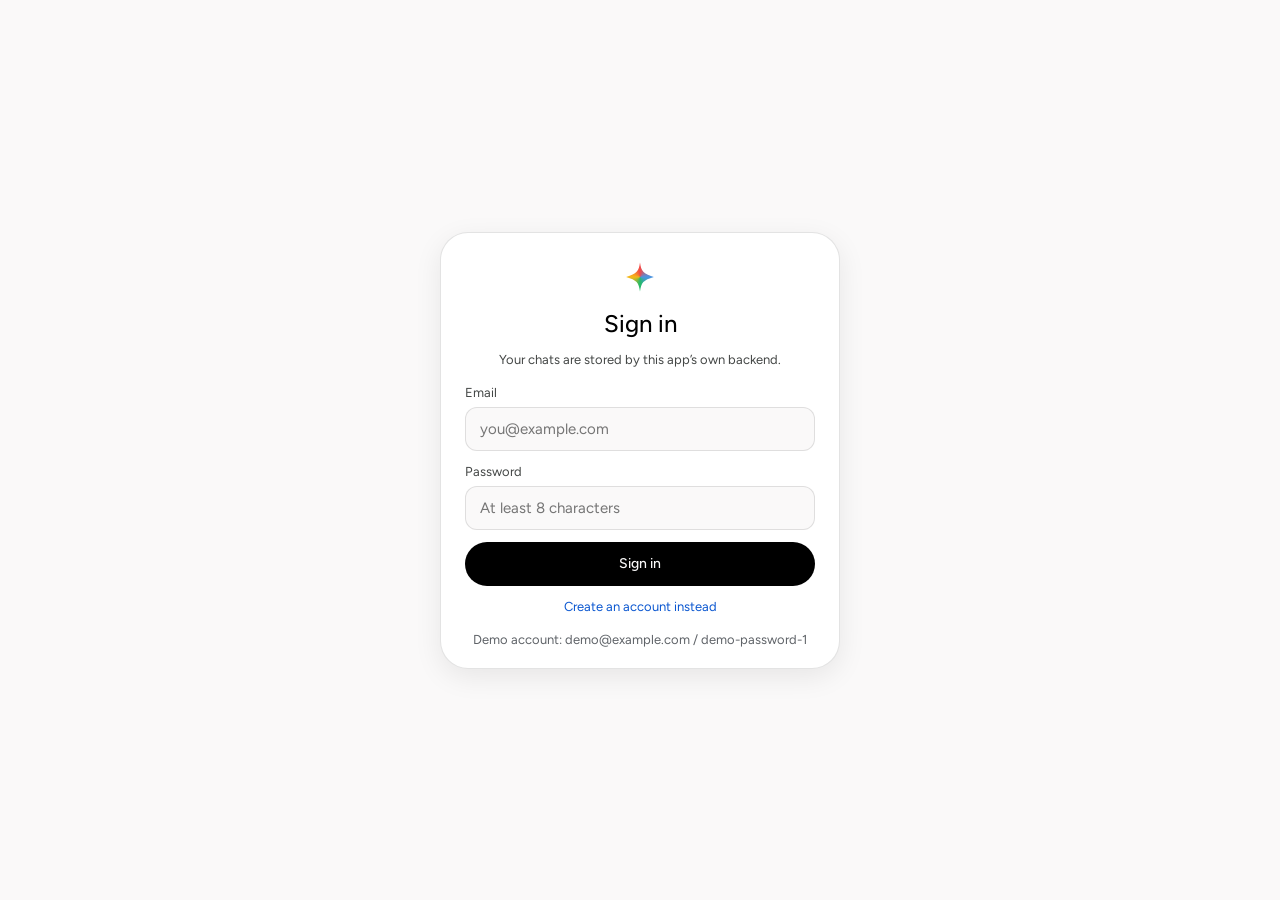
<file: clones/gemini-google/src/index.html>
<!doctype html>
<html lang="en">
<head>
<meta charset="utf-8">
<meta name="viewport" content="width=device-width, initial-scale=1">
<title>AI assistant interface — UI study</title>
<link rel="preload" href="assets/figtree-latin.woff2" as="font" type="font/woff2" crossorigin>
<link rel="stylesheet" href="styles.css">
<link rel="stylesheet" href="shell.css">
</head>
<body data-page="home">
<div id="shell"></div>

<main class="main" id="main">
  <div class="stage">
    <div class="hero">
      <span class="sparkle hero__sparkle" aria-hidden="true"></span>
      <h1 class="hero__title">Where should we start?</h1>

      <form class="composer" id="home-form" role="search" aria-label="Ask Gemini">
        <button class="icon-btn composer__plus" type="button" aria-label="Upload &amp; tools">
          <svg viewBox="0 0 24 24" width="24" height="24" aria-hidden="true" fill="none" stroke="currentColor" stroke-width="1.7" stroke-linecap="round"><path d="M12 5v14M5 12h14"/></svg>
        </button>
        <label class="sr-only" for="prompt">Ask Gemini</label>
        <input class="composer__input" id="prompt" name="prompt" type="text" placeholder="Type @ for connectors, skills and more" autocomplete="off">
        <button class="mode-picker" type="button" aria-label="Open mode picker, currently Auto">
          <span class="mode-picker__label">Auto</span>
          <svg class="chev" viewBox="0 0 24 24" width="20" height="20" aria-hidden="true" fill="none" stroke="currentColor" stroke-width="1.7" stroke-linecap="round" stroke-linejoin="round"><path d="M6 9.5l6 5.5 6-5.5"/></svg>
        </button>
        <button class="icon-btn composer__mic" type="button" aria-label="Dictate">
          <svg viewBox="0 0 24 24" width="24" height="24" aria-hidden="true" fill="none" stroke="currentColor" stroke-width="1.7" stroke-linecap="round" stroke-linejoin="round"><rect x="9" y="3" width="6" height="11" rx="3"/><path d="M5.5 11.5a6.5 6.5 0 0 0 13 0"/><path d="M12 18v3"/></svg>
        </button>
      </form>

      <div class="segmented" role="tablist" aria-label="Mode">
        <button class="segmented__item is-on" type="button" role="tab" aria-selected="true">Chat</button>
        <button class="segmented__item" type="button" role="tab" aria-selected="false">Task</button>
      </div>

      <div class="suggestions">
        <button class="suggestion" type="button" data-prompt="Design a poster based on my taste">
          <span class="suggestion__icon">
            <svg viewBox="0 0 24 24" width="20" height="20" aria-hidden="true" fill="currentColor"><path d="M12 3c.5 3.4 1.9 5 4.7 5.6-2.8.6-4.2 2.2-4.7 5.6-.5-3.4-1.9-5-4.7-5.6C10.1 8 11.5 6.4 12 3zM18 14c.3 1.9 1 2.8 2.6 3.1-1.6.3-2.3 1.2-2.6 3.1-.3-1.9-1-2.8-2.6-3.1 1.6-.3 2.3-1.2 2.6-3.1z"/></svg>
          </span>
          <span class="suggestion__text">Design a poster based on my taste</span>
        </button>
        <button class="suggestion" type="button" data-prompt="Check fall home maintenance tasks">
          <span class="suggestion__icon">
            <svg viewBox="0 0 24 24" width="20" height="20" aria-hidden="true" fill="none" stroke="currentColor" stroke-width="1.6" stroke-linecap="round" stroke-linejoin="round"><path d="M9 6H6a2 2 0 0 0-2 2v9"/><path d="M6 9l3-3M6 9l3 3"/></svg>
          </span>
          <span class="suggestion__text">Check fall home maintenance tasks</span>
        </button>
        <button class="suggestion" type="button" data-prompt="Quiz me on film and cinema">
          <span class="suggestion__icon">
            <svg viewBox="0 0 24 24" width="20" height="20" aria-hidden="true" fill="none" stroke="currentColor" stroke-width="1.6" stroke-linecap="round" stroke-linejoin="round"><rect x="3" y="5" width="18" height="14" rx="3"/><path d="M8 5v14M16 5v14M3 9.5h5M3 14.5h5M16 9.5h5M16 14.5h5"/></svg>
          </span>
          <span class="suggestion__text">Quiz me on film and cinema</span>
        </button>
      </div>
    </div>
  </div>
</main>

<script src="api.js"></script>
<script src="content.js"></script>
<script src="app.js"></script>
</body>
</html>
</file>
<file: clones/gemini-google/src/styles.css>
/* Signed-out AI assistant landing UI — study replica.
   Every value here is measured from the rendered page or marked INFERRED.
   Tokens only: components read vars, never raw values. */

@font-face {
  font-family: "Figtree";
  font-style: normal;
  font-weight: 300 900;
  font-display: swap;
  src: url("assets/figtree-latin.woff2") format("woff2");
  unicode-range: U+0000-00FF, U+0131, U+0152-0153, U+02BB-02BC, U+02C6, U+02DA,
    U+02DC, U+0304, U+0308, U+0329, U+2000-206F, U+20AC, U+2122, U+2191, U+2193,
    U+2212, U+2215, U+FEFF, U+FFFD;
}

@font-face {
  font-family: "Figtree";
  font-style: normal;
  font-weight: 300 900;
  font-display: swap;
  src: url("assets/figtree-latin-ext.woff2") format("woff2");
  unicode-range: U+0100-02BA, U+02BD-02C5, U+02C7-02CC, U+02CE-02D7, U+02DD-02FF,
    U+0304, U+0308, U+0329, U+1D00-1DBF, U+1E00-1E9F, U+1EF2-1EFF, U+2020,
    U+20A0-20AB, U+20AD-20C4, U+2113, U+2C60-2C7F, U+A720-A7FF;
}

:root {
  /* surfaces — measured */
  --color-bg: #faf9f9;
  --color-surface: #ffffff;
  --color-chip: #f2f0f0;
  --color-accent-soft: #9dd2ff;
  --color-text: #1f1f1f;
  --color-text-strong: #000000;
  --color-muted: #444746;
  --color-placeholder: #5f6368;
  --color-link: #0b57d0;
  --color-icon: #1f1f1f;
  --color-icon-dim: rgba(0, 0, 0, 0.55);

  /* states — measured hover deltas (see DESIGN.md §4) */
  --hover-row: rgba(31, 31, 31, 0.08);
  --hover-icon: rgba(0, 0, 0, 0.06);
  --hover-link: rgba(11, 87, 208, 0.08);
  --hover-chip: #e6e4e4;
  --hover-accent: #86c4ff;

  /* glow behind the zero state — authored, fitted to sampled pixels */
  --glow-1: rgba(191, 224, 253, 1);
  --glow-2: rgba(191, 224, 253, 0.55);
  --glow-3: rgba(191, 224, 253, 0.16);
  --glow-wide: radial-gradient(58% 52% at 50% 62%,
    var(--glow-1) 0%, var(--glow-2) 38%, var(--glow-3) 66%, rgba(191, 224, 253, 0) 88%);

  /* small screens: a very wide, bottom-anchored ellipse, falloff fitted to
     sampled pixels (alpha 1 at 103%, ~.42 at 30%, 0 by 75%) */
  --glow-tall: radial-gradient(150% 80% at 50% 103%,
    rgba(191, 224, 253, 1) 0%, rgba(191, 224, 253, 0.91) 10%,
    rgba(191, 224, 253, 0.68) 20%, rgba(191, 224, 253, 0.42) 30%,
    rgba(191, 224, 253, 0.21) 40%, rgba(191, 224, 253, 0.09) 50%,
    rgba(191, 224, 253, 0.03) 60%, rgba(191, 224, 253, 0) 75%);

  /* type — measured (substitute family: Figtree) */
  --font-sans: "Figtree", "Google Sans", "Helvetica Neue", Arial, sans-serif;
  --type-h1-size: 36px;
  --type-h1-line: 44px;
  --type-h1-weight: 320;
  --type-h1-size-sm: 32px;
  --type-h1-line-sm: 38px;
  --type-h1-weight-sm: 360;
  --type-body: 400 13px/17px var(--font-sans);
  --type-lead: 400 17px/24px var(--font-sans);
  --type-pill: 500 14px/20px var(--font-sans);
  --type-wordmark: 470 17px/24px var(--font-sans);

  /* geometry — measured at 1440x900 */
  --sidebar-w: 288px;
  --sidebar-drawer-w: 320px;
  --radius-pill: 9999px;
  --radius-composer: 32px;
  --radius-composer-sm: 40px;
  --composer-w: 660px;
  --composer-h: 64px;
  --composer-h-sm: 72px;
  --space-1: 4px;
  --space-2: 8px;
  --space-3: 12px;
  --space-4: 16px;
  --space-5: 20px;
  --space-6: 24px;
  --space-10: 40px;
  --shadow-composer: 0 2px 8px -2px rgba(0, 0, 0, 0.16);
  --shadow-composer-hover: 0 2px 12px -2px rgba(0, 0, 0, 0.22);
  --ease: cubic-bezier(0.2, 0, 0, 1);
  --dur: 150ms;
}

*,
*::before,
*::after { box-sizing: border-box; }

html,
body { height: 100%; }

body {
  margin: 0;
  background: var(--color-bg);
  color: var(--color-text);
  font: var(--type-lead);
  -webkit-font-smoothing: antialiased;
  text-rendering: optimizeLegibility;
}

a { color: inherit; text-decoration: none; }

button {
  font: inherit;
  color: inherit;
  background: none;
  border: 0;
  padding: 0;
  cursor: pointer;
}

.sr-only {
  position: absolute;
  width: 1px;
  height: 1px;
  margin: -1px;
  padding: 0;
  overflow: hidden;
  clip: rect(0 0 0 0);
  white-space: nowrap;
  border: 0;
}

:focus-visible {
  outline: 2px solid var(--color-link);
  outline-offset: 2px;
}

.app { min-height: 100%; }

/* ---------------------------------------------------------------- sidebar */

.sidebar {
  position: fixed;
  inset: 0 auto 0 0;
  width: var(--sidebar-w);
  display: flex;
  flex-direction: column;
  background: var(--color-surface);
  z-index: 20;
}

.sidebar__top {
  display: flex;
  align-items: flex-start;
  padding: var(--space-2) var(--space-2) 0;
}

.brand {
  display: inline-flex;
  align-items: center;
  gap: var(--space-2);
  height: 40px;
  padding: 0 6px;
  margin-left: var(--space-2);
  border-radius: var(--radius-pill);
  transition: background var(--dur) var(--ease);
}

.brand:hover { background: var(--hover-icon); }

.sparkle {
  display: block;
  background: conic-gradient(from 0deg at 50% 50%,
    #f34847 0deg, #4a95e3 90deg, #24ba68 180deg, #f6b817 270deg, #f34847 360deg);
  -webkit-mask: url("assets/sparkle.svg") center / contain no-repeat;
  mask: url("assets/sparkle.svg") center / contain no-repeat;
}

.brand__mark { width: 24px; height: 24px; flex: none; }

.brand__word {
  font: var(--type-wordmark);
  font-variation-settings: "wght" 470;
  color: var(--color-text-strong);
  letter-spacing: 0;
}

.icon-btn {
  display: inline-grid;
  place-items: center;
  width: 36px;
  height: 36px;
  border-radius: var(--radius-pill);
  color: var(--color-icon);
  transition: background var(--dur) var(--ease);
}

.icon-btn:hover { background: var(--hover-icon); }

.sidebar__collapse { margin-left: auto; color: var(--color-icon-dim); }
.sidebar__close { display: none; margin-left: auto; }

.nav {
  padding: var(--space-3) var(--space-2) 0;
  display: flex;
  flex-direction: column;
}

.nav__item {
  display: flex;
  align-items: center;
  gap: 14px;
  height: 32px;
  padding: 0 var(--space-2) 0 6px;
  border-radius: var(--radius-pill);
  font: var(--type-body);
  color: var(--color-text-strong);
  text-align: left;
  transition: background var(--dur) var(--ease);
}

.nav__item:hover { background: var(--hover-row); }

.nav__item.is-disabled {
  color: var(--color-text);
  opacity: 0.38;
  pointer-events: none;
}

.nav__icon {
  display: inline-grid;
  place-items: center;
  width: 20px;
  height: 20px;
  flex: none;
}

.nav__label {
  font: var(--type-body);
  white-space: nowrap;
  overflow: hidden;
  text-overflow: ellipsis;
}

.save-row {
  display: flex;
  align-items: center;
  gap: 14px;
  height: 36px;
  margin: var(--space-3) var(--space-2) 0;
  padding: 0 6px;
  border-radius: var(--radius-pill);
  font: var(--type-body);
  color: var(--color-text-strong);
}

.save-row .nav__icon { color: var(--color-icon); }

.save-row__text { font: var(--type-body); white-space: nowrap; }
.save-row__text a { text-decoration: underline; text-underline-offset: 2px; }
.save-row__text a:hover { color: var(--color-text); }

.sidebar__spacer { flex: 1; }

.sidebar__links { display: none; padding: 0 var(--space-2) var(--space-2); }
.sidebar__links .nav__item { height: 40px; }

.sidebar__footer { padding: 0 var(--space-2) var(--space-3); }

.nav__item--button { width: 100%; }

.sidebar__pills {
  display: flex;
  flex-direction: column;
  gap: var(--space-2);
  padding: var(--space-2) var(--space-2) 0;
}

.pill {
  display: inline-flex;
  align-items: center;
  justify-content: center;
  gap: var(--space-2);
  height: 36px;
  padding: 0 var(--space-3);
  border-radius: var(--radius-pill);
  font: var(--type-pill);
  color: var(--color-text-strong);
  transition: background var(--dur) var(--ease);
}

.pill--accent { background: var(--color-accent-soft); }
.pill--accent:hover { background: var(--hover-accent); }

.pill--plain { background: var(--color-chip); padding-left: var(--space-2); }
.pill--plain:hover { background: var(--hover-chip); }

.sidebar__pills .pill { width: 100%; }
.sidebar__pills .pill--plain { padding-left: var(--space-3); }

/* ------------------------------------------------------------------- main */

.main {
  margin-left: var(--sidebar-w);
  min-height: 100vh;
  display: flex;
  flex-direction: column;
  position: relative;
  background: var(--glow-wide), var(--color-bg);
  overflow: clip;
}

.topbar {
  position: fixed;
  top: var(--space-2);
  right: var(--space-3);
  z-index: 15;
  display: flex;
  align-items: center;
  height: 48px;
  padding-left: var(--space-3);
  padding-right: 0;
  gap: 0;
  background: transparent;
}

.topbar--desktop { display: flex; }
.topbar--mobile { display: none; }

.topbar__link {
  display: inline-flex;
  align-items: center;
  height: 40px;
  padding: 0 var(--space-3);
  margin-right: var(--space-2);
  border-radius: var(--radius-pill);
  font: 500 14px/20px var(--font-sans);
  color: var(--color-link);
  transition: background var(--dur) var(--ease);
}

.topbar__link:hover { background: var(--hover-link); }

.pill--sm { height: 36px; }
.topbar .pill--sm:first-of-type { margin-right: var(--space-2); }

.stage {
  flex: 1;
  display: flex;
  align-items: center;
  justify-content: center;
  padding-top: 33px;
}

.hero {
  display: flex;
  flex-direction: column;
  align-items: center;
  margin-bottom: 84px;
  padding: 0 var(--space-5);
  width: 100%;
}

.hero__sparkle { display: none; width: 36px; height: 36px; }

.hero__title {
  margin: 0;
  max-width: 992px;
  font-family: var(--font-sans);
  font-size: var(--type-h1-size);
  line-height: var(--type-h1-line);
  font-weight: var(--type-h1-weight);
  font-variation-settings: "wght" 320;
  color: var(--color-text);
  text-align: center;
}

/* ---------------------------------------------------------------- composer */

.dock {
  display: flex;
  flex-direction: column;
  align-items: center;
  padding: 0 0 var(--space-4);
}

.composer {
  display: flex;
  align-items: center;
  width: var(--composer-w);
  height: var(--composer-h);
  margin-top: var(--space-10);
  padding: 0 var(--space-4);
  border-radius: var(--radius-composer);
  background: var(--color-surface);
  box-shadow: var(--shadow-composer);
  transition: box-shadow var(--dur) var(--ease);
}

.composer:hover,
.composer:focus-within { box-shadow: var(--shadow-composer-hover); }

.composer__plus { width: 32px; height: 32px; flex: none; }
.composer__mic { width: 32px; height: 32px; flex: none; }

.composer__input {
  flex: 1;
  min-width: 0;
  height: 24px;
  margin: 0 var(--space-2);
  padding: 0;
  border: 0;
  background: none;
  font: var(--type-lead);
  color: var(--color-text);
}

.composer__input:focus { outline: none; }
.composer__input::placeholder { color: var(--color-placeholder); opacity: 1; }

.mode-picker {
  display: inline-flex;
  align-items: center;
  gap: 2px;
  height: 40px;
  padding: 0 var(--space-3);
  border-radius: var(--radius-pill);
  font: 500 14px/20px var(--font-sans);
  color: var(--color-muted);
  transition: background var(--dur) var(--ease);
}

.mode-picker:hover { background: var(--hover-icon); }
.mode-picker .chev { color: var(--color-muted); }

.legal {
  margin: 0;
  padding: var(--space-1) var(--space-5) 0;
  font: 400 13px/17px var(--font-sans);
  color: var(--color-muted);
  text-align: center;
  max-width: 980px;
}

.legal a { text-decoration: underline; text-underline-offset: 2px; }
.legal a:hover { color: var(--color-text); }

/* ------------------------------------------------------------------ scrim */

.scrim {
  position: fixed;
  inset: 0;
  background: rgba(0, 0, 0, 0.32);
  z-index: 19;
}

/* -------------------------------------------------------------- responsive
   Measured: sidebar is present down to 960px wide; at 900px and below it is
   removed and the header switches to hamburger + wordmark + model chip. */

@media (max-width: 959px) {
  .sidebar {
    width: var(--sidebar-drawer-w);
    transform: translateX(-100%);
    transition: transform 250ms var(--ease);
    z-index: 21;
    overflow-y: auto;
  }

  .sidebar.is-open { transform: none; }

  .sidebar__collapse { display: none; }
  .sidebar__close { display: inline-grid; }
  .sidebar__links { display: block; }
  .sidebar__pills .pill--plain { padding-left: var(--space-3); }

  .main {
    margin-left: 0;
    background: var(--glow-tall), var(--color-bg);
  }

  .topbar--desktop { display: none; }

  .topbar--mobile {
    display: flex;
    position: fixed;
    top: var(--space-2);
    left: 0;
    right: 0;
    height: 48px;
    padding: 0 var(--space-3);
    gap: var(--space-2);
    align-items: center;
  }

  .topbar__menu { width: 48px; height: 48px; flex: none; margin-left: -12px; }

  .topbar__brand {
    font: 500 15px/20px var(--font-sans);
    color: var(--color-text-strong);
    white-space: nowrap;
  }

  .topbar__mode {
    display: inline-flex;
    align-items: center;
    gap: 2px;
    height: 40px;
    padding: 0 var(--space-2) 0 0;
    border-radius: var(--radius-pill);
    font: 500 13px/17px var(--font-sans);
    color: var(--color-muted);
    min-width: 0;
    transition: background var(--dur) var(--ease);
  }

  .topbar__mode:hover { background: var(--hover-icon); }

  .topbar__mode-label {
    max-width: 58px;
    overflow: hidden;
    text-overflow: ellipsis;
    white-space: nowrap;
  }

  .topbar__signin { margin-left: auto; flex: none; }

  .stage { padding-top: 20px; }

  .hero {
    margin-bottom: 0;
    padding: 0 var(--space-5);
  }

  .hero__sparkle {
    display: block;
    margin-bottom: 15px;
  }

  .hero__title {
    font-size: var(--type-h1-size-sm);
    line-height: var(--type-h1-line-sm);
    font-variation-settings: "wght" 360;
    max-width: 554px;
  }

  .dock { padding: 0 var(--space-4) var(--space-2); gap: var(--space-3); }

  .composer {
    width: min(var(--composer-w), calc(100% - 108px));
    height: var(--composer-h-sm);
    margin-top: 0;
    padding: 0 var(--space-4);
    border-radius: var(--radius-composer-sm);
  }

  .mode-picker { display: none; }

  .legal {
    order: 1;
    padding: 0;
    max-width: 520px;
  }
}

@media (max-width: 600px) {
  .composer { width: 100%; }

  /* the glow widens almost to the viewport edges on phones */
  .main {
    --glow-tall: radial-gradient(290% 80% at 50% 103%,
      rgba(191, 224, 253, 1) 0%, rgba(191, 224, 253, 0.91) 10%,
      rgba(191, 224, 253, 0.68) 20%, rgba(191, 224, 253, 0.42) 30%,
      rgba(191, 224, 253, 0.21) 40%, rgba(191, 224, 253, 0.09) 50%,
      rgba(191, 224, 253, 0.03) 60%, rgba(191, 224, 253, 0) 75%);
  }
}

@media (max-width: 420px) {
  .composer { height: 80px; padding: 0 var(--space-4); }
  .hero__title { max-width: 100%; }
  .legal { max-width: 330px; }
}

@media (prefers-reduced-motion: reduce) {
  *,
  *::before,
  *::after {
    transition-duration: 0.01ms !important;
    animation-duration: 0.01ms !important;
  }
}
</file>
<file: clones/gemini-google/src/shell.css>
/* Signed-in shell, menus, sheets and the extra pages.
   Builds on the tokens in styles.css — no new colours outside this block. */

:root {
  --color-selected: #f2f0f0;
  --color-hairline: rgba(31, 31, 31, 0.12);
  --color-scrim: rgba(0, 0, 0, 0.32);
  --radius-sheet: 56px;
  --shadow-pop: 0 4px 18px rgba(0, 0, 0, 0.14), 0 1px 3px rgba(0, 0, 0, 0.1);
  --type-page-title: 380 24px/28px var(--font-sans);
  --type-section: 470 17px/24px var(--font-sans);
  --type-body-sm: 400 13px/17px var(--font-sans);
  --type-body-md: 400 15px/20px var(--font-sans);
}

/* class rules set display, so the hidden attribute needs to win */
[hidden] { display: none !important; }

.ico { flex: none; }

/* ------------------------------------------------------------- sidebar shell */

.icon-btn--sm { width: 28px; height: 28px; }
.icon-btn--xs { width: 28px; height: 28px; color: var(--color-muted); }

.side-row {
  display: flex;
  align-items: center;
  gap: 14px;
  height: 32px;
  padding: 0 8px 0 6px;
  border-radius: var(--radius-pill);
  font: var(--type-body-sm);
  color: var(--color-text-strong);
  transition: background var(--dur) var(--ease);
}

.side-row:hover { background: rgba(31, 31, 31, 0.06); }
.side-row.is-current { background: var(--color-selected); }
.side-row__icon { display: inline-grid; place-items: center; width: 20px; height: 20px; color: var(--color-text); }
.side-row__label { white-space: nowrap; overflow: hidden; text-overflow: ellipsis; }

.nav--tight { padding-top: 0; }

.side-section {
  padding: 16px 8px 4px 14px;
  font: var(--type-body-sm);
  color: var(--color-icon-dim);
}

.side-section--row {
  display: flex;
  align-items: center;
  justify-content: space-between;
  padding-right: 6px;
}

.history { padding: 0 8px; overflow-y: auto; }

.history-row {
  display: flex;
  align-items: center;
  gap: 4px;
  height: 32px;
  padding: 0 4px 0 6px;
  border-radius: var(--radius-pill);
  color: var(--color-text-strong);
}

.history-row:hover { background: rgba(31, 31, 31, 0.06); }

.history-row__label {
  flex: 1;
  font: var(--type-body-sm);
  white-space: nowrap;
  overflow: hidden;
  text-overflow: ellipsis;
}

.history-row__menu { opacity: 0; width: 24px; height: 24px; }
.history-row:hover .history-row__menu,
.history-row__menu:focus-visible { opacity: 1; }

.side-account {
  display: flex;
  align-items: center;
  gap: 4px;
  margin-top: auto;
  padding: 8px 8px 12px;
}

.account-btn {
  display: flex;
  align-items: center;
  gap: 10px;
  height: 40px;
  flex: 1;
  min-width: 0;
  padding: 0 6px;
  border-radius: var(--radius-pill);
  transition: background var(--dur) var(--ease);
}

.account-btn:hover { background: rgba(31, 31, 31, 0.06); }

.avatar {
  display: inline-grid;
  place-items: center;
  width: 24px;
  height: 24px;
  border-radius: 50%;
  background: #d7e3f8;
  color: #1b3a63;
  font: 500 10px/1 var(--font-sans);
  flex: none;
}

.avatar--sm { width: 28px; height: 28px; font-size: 11px; }

.account-btn__name {
  font: 500 13px/17px var(--font-sans);
  white-space: nowrap;
  overflow: hidden;
  text-overflow: ellipsis;
}

.topbar__temp { color: var(--color-icon); margin-left: 4px; }

/* collapsed rail */
.nav-collapsed .sidebar { transform: translateX(-100%); }
.nav-collapsed .main { margin-left: 0; }

.rail-open {
  display: none;
  position: fixed;
  top: 8px;
  left: 8px;
  z-index: 22;
  width: 48px;
  height: 48px;
}

body.nav-collapsed .rail-open { display: inline-grid; }

@media (max-width: 959px) {
  .rail-open { display: none !important; }
}

/* ------------------------------------------------------------------ popovers */

.popover {
  position: fixed;
  z-index: 40;
  min-width: 217px;
  max-width: 300px;
  padding: 8px;
  border-radius: 20px;
  background: var(--color-surface);
  box-shadow: var(--shadow-pop);
  animation: pop-in 120ms var(--ease);
}

@keyframes pop-in { from { opacity: 0; transform: translateY(4px); } to { opacity: 1; transform: none; } }

.popover--wide { min-width: 260px; }

.menu-row {
  display: flex;
  align-items: center;
  gap: 12px;
  width: 100%;
  min-height: 40px;
  padding: 8px 12px;
  border-radius: 12px;
  font: var(--type-body-md);
  color: var(--color-text);
  text-align: left;
}

.menu-row:hover { background: rgba(31, 31, 31, 0.06); }
.menu-row--danger { color: #b3261e; }
.menu-row--accent { color: var(--color-link); }
.menu-row .lock { margin-left: auto; }
.menu-row .chev { margin-left: auto; color: var(--color-muted); }

.menu-divider { height: 1px; margin: 6px 4px; background: var(--color-hairline); }

.menu-hint {
  padding: 8px 12px 4px;
  font: var(--type-body-sm);
  color: var(--color-icon-dim);
}

.model-row {
  display: flex;
  align-items: flex-start;
  gap: 10px;
  width: 100%;
  padding: 8px 10px;
  border-radius: 12px;
  text-align: left;
}

.model-row:hover { background: rgba(31, 31, 31, 0.06); }
.model-row__mark { display: inline-grid; place-items: center; width: 20px; height: 24px; color: var(--color-text); }
.model-row__body { display: flex; flex-direction: column; gap: 2px; }
.model-row__label { font: 500 15px/20px var(--font-sans); color: var(--color-text); }
.model-row__hint { font: var(--type-body-sm); color: var(--color-muted); }
.model-row .chev { margin-left: auto; color: var(--color-muted); }

/* --------------------------------------------------------------------- sheet */

.sheet {
  position: fixed;
  left: 0;
  bottom: 0;
  z-index: 30;
  width: 408px;
  max-height: 78vh;
  display: flex;
  flex-direction: column;
  border-radius: var(--radius-sheet) var(--radius-sheet) 0 0;
  background: var(--color-surface);
  box-shadow: var(--shadow-pop);
  padding: 20px 8px 8px;
  animation: sheet-in 180ms var(--ease);
}

@keyframes sheet-in { from { transform: translateY(12px); opacity: 0; } to { transform: none; opacity: 1; } }

.sheet__head {
  display: flex;
  align-items: center;
  gap: 10px;
  padding: 0 12px 14px;
  font: 500 15px/20px var(--font-sans);
}

.sheet__scroll { overflow-y: auto; padding-bottom: 8px; }
.sheet__foot { padding: 12px; font: var(--type-body-sm); color: var(--color-muted); }

/* ------------------------------------------------------------- search panel */

.search-panel {
  position: fixed;
  top: 56px;
  left: calc(var(--sidebar-w) + 24px);
  z-index: 30;
  width: 392px;
  max-height: 70vh;
  display: flex;
  flex-direction: column;
  padding: 12px;
  border-radius: 28px;
  background: var(--color-surface);
  box-shadow: var(--shadow-pop);
}

.search-panel__field {
  display: flex;
  align-items: center;
  gap: 8px;
  height: 48px;
  padding: 0 8px 0 12px;
  border-radius: var(--radius-pill);
  background: var(--color-bg);
  color: var(--color-muted);
}

.search-panel__field input {
  flex: 1;
  min-width: 0;
  border: 0;
  background: none;
  font: var(--type-body-md);
  color: var(--color-text);
}

.search-panel__field input:focus { outline: none; }

.search-panel__title {
  padding: 14px 12px 6px;
  font: var(--type-body-sm);
  color: var(--color-icon-dim);
}

.search-panel__rows { overflow-y: auto; }

.search-row {
  display: flex;
  align-items: center;
  gap: 12px;
  height: 48px;
  padding: 0 12px;
  border-radius: var(--radius-pill);
  font: var(--type-body-md);
  color: var(--color-text-strong);
}

.search-row:hover { background: rgba(31, 31, 31, 0.06); }
.search-row span { flex: 1; overflow: hidden; text-overflow: ellipsis; white-space: nowrap; }
.search-row em { font: var(--type-body-sm); font-style: normal; color: var(--color-muted); }

/* ------------------------------------------------------- home page additions */

.hero { gap: 0; }

.segmented {
  display: inline-flex;
  align-items: center;
  gap: 4px;
  margin-top: 18px;
}

.segmented__item {
  height: 36px;
  padding: 0 16px;
  border-radius: var(--radius-pill);
  font: 500 14px/20px var(--font-sans);
  color: var(--color-text);
}

.segmented__item.is-on { background: var(--color-surface); box-shadow: 0 1px 3px rgba(0, 0, 0, 0.08); }
.segmented__item:hover:not(.is-on) { background: rgba(31, 31, 31, 0.05); }

.suggestions {
  display: flex;
  flex-direction: column;
  align-items: stretch;
  width: min(430px, 100%);
  margin-top: 26px;
}

.suggestion {
  display: flex;
  align-items: center;
  gap: 14px;
  height: 38px;
  padding: 0 10px;
  border-radius: var(--radius-pill);
  font: 400 15px/20px var(--font-sans);
  color: var(--color-text);
  text-align: left;
}

.suggestion:hover { background: rgba(31, 31, 31, 0.06); }
.suggestion__icon { display: inline-grid; place-items: center; width: 20px; height: 20px; color: var(--color-text); }

/* ------------------------------------------------------------- generic pages */

.page {
  flex: 1;
  width: 100%;
  max-width: 1104px;
  margin: 0 auto;
  padding: 44px 24px 64px;
}

.page__title { margin: 0; font: var(--type-page-title); color: var(--color-text-strong); }
.page__sub { margin: 10px 0 0; font: 400 15px/22px var(--font-sans); color: var(--color-muted); }
.page__section { margin: 28px 0 10px; font: var(--type-section); color: var(--color-text); }

/* chat */
.chat-main { display: flex; flex-direction: column; overflow: visible; }

.chat-head {
  padding: 18px 24px 0;
  font: var(--type-body-sm);
  color: var(--color-muted);
  text-align: center;
}

.turns {
  flex: 1;
  width: 100%;
  max-width: 760px;
  margin: 0 auto;
  padding: 28px 24px 12px;
}

.turn { padding: 0 0 26px; }

.turn__head { display: flex; align-items: center; gap: 8px; min-height: 28px; }
.turn__label { font: 500 13px/17px var(--font-sans); color: var(--color-muted); }
.turn__tools { margin-left: auto; display: flex; gap: 2px; }

.turn__text {
  margin: 6px 0 0;
  font: 400 17px/26px var(--font-sans);
  color: var(--color-text);
  white-space: pre-wrap;
}

.turn__actions { display: flex; align-items: center; gap: 2px; margin-top: 10px; }
.turn__action.is-on { background: rgba(11, 87, 208, 0.12); color: var(--color-link); }

.composer--chat {
  width: min(760px, calc(100% - 48px));
  margin: 0 auto 24px;
}

/* images */
.images-hero { text-align: center; padding-top: 24px; }
.images-hero .page__title { font: 350 28px/36px var(--font-sans); }
.images-hero .page__sub { font-size: 17px; }

.templates {
  display: flex;
  justify-content: center;
  gap: 6px;
  margin: 36px auto 0;
  flex-wrap: wrap;
}

.template {
  width: 117px;
  height: 156px;
  border-radius: 40px;
  background: var(--color-chip);
  display: flex;
  align-items: flex-end;
  justify-content: center;
  padding-bottom: 14px;
  font: 500 13px/17px var(--font-sans);
  color: var(--color-text);
  transition: transform var(--dur) var(--ease), background var(--dur) var(--ease);
}

.template:hover { background: var(--hover-chip); }
.template.is-on { outline: 2px solid var(--color-link); outline-offset: 2px; }

.aspect-row {
  display: flex;
  align-items: center;
  gap: 8px;
  width: min(660px, calc(100% - 48px));
  margin: 18px auto 0;
  color: var(--color-muted);
  font: var(--type-body-sm);
}

.chip {
  height: 30px;
  padding: 0 12px;
  border-radius: var(--radius-pill);
  border: 1px solid var(--color-hairline);
  font: 500 13px/17px var(--font-sans);
  color: var(--color-text);
}

.chip.is-on { background: var(--color-chip); }

/* library */
.media-grid, .doc-grid {
  display: grid;
  grid-template-columns: repeat(auto-fill, minmax(182px, 1fr));
  gap: 14px;
  margin-top: 14px;
}

.doc-card {
  border-radius: 16px;
  background: var(--color-chip);
  padding: 12px;
  min-height: 182px;
  display: flex;
  flex-direction: column;
  gap: 6px;
  text-align: left;
}

.doc-card__kind { font: 500 11px/14px var(--font-sans); color: var(--color-muted); text-transform: uppercase; letter-spacing: 0.06em; }
.doc-card__name { font: 500 14px/19px var(--font-sans); color: var(--color-text); }
.doc-card__meta { margin-top: auto; font: var(--type-body-sm); color: var(--color-muted); }
.empty { font: var(--type-body-md); color: var(--color-muted); }

/* scheduled */
.badge {
  display: inline-block;
  margin-bottom: 8px;
  padding: 2px 8px;
  border-radius: 6px;
  background: var(--color-chip);
  font: 500 11px/16px var(--font-sans);
  letter-spacing: 0.08em;
  color: var(--color-muted);
}

.card-grid {
  display: grid;
  grid-template-columns: repeat(auto-fill, minmax(300px, 1fr));
  gap: 12px;
  margin-top: 12px;
}

.info-card {
  padding: 16px 18px;
  border-radius: 20px;
  background: var(--color-chip);
  text-align: left;
}

.info-card strong { display: block; font: 500 15px/20px var(--font-sans); color: var(--color-text); }
.info-card span { display: block; margin-top: 6px; font: var(--type-body-sm); color: var(--color-muted); }

/* customize */
.tabs { display: flex; gap: 8px; margin-bottom: 22px; }

.tab {
  height: 44px;
  padding: 0 18px;
  border-radius: var(--radius-pill);
  font: 500 14px/20px var(--font-sans);
  color: var(--color-text);
}

.tab.is-on { background: var(--color-selected); }
.tab:hover:not(.is-on) { background: rgba(31, 31, 31, 0.05); }

.skill-grid {
  display: grid;
  grid-template-columns: repeat(auto-fill, minmax(294px, 1fr));
  gap: 14px;
  margin-top: 12px;
}

.skill-card {
  display: flex;
  align-items: center;
  gap: 12px;
  padding: 14px 16px;
  border-radius: 28px;
  background: var(--color-bg);
  border: 1px solid var(--color-hairline);
  text-align: left;
}

.skill-card strong { display: block; font: 500 14px/19px var(--font-sans); color: var(--color-text); }
.skill-card span { display: block; margin-top: 4px; font: var(--type-body-sm); color: var(--color-muted); }

.add-btn {
  display: inline-grid;
  place-items: center;
  width: 36px;
  height: 36px;
  margin-left: auto;
  border-radius: var(--radius-pill);
  border: 1px solid var(--color-hairline);
  color: var(--color-text);
}

.add-btn.is-on { background: var(--color-chip); border-color: transparent; }

/* --------------------------------------------------------------- responsive */

@media (max-width: 959px) {
  .page { padding: 24px 16px 48px; }
  .search-panel { left: 16px; right: 16px; width: auto; }
  .sheet { width: 100%; border-radius: 28px 28px 0 0; }
  .chat-main { min-height: 100dvh; }
  .turns { padding: 16px 16px 8px; }
  .composer--chat, .aspect-row { width: calc(100% - 32px); }
  .suggestions { width: 100%; }
  .templates { margin-top: 20px; }
  .template { width: 104px; height: 126px; border-radius: 32px; }
}

@media (prefers-reduced-motion: reduce) {
  .popover, .sheet { animation: none; }
}

/* ------------------------------------------------------------- app states */

body.is-locked { overflow: hidden; }

.history-row.is-current { background: var(--color-selected); }

.history-row__pin {
  display: inline-grid;
  place-items: center;
  color: var(--color-icon-dim);
}

.history-empty,
.search-empty {
  margin: 0;
  padding: 8px 10px;
  font: var(--type-body-sm);
  color: var(--color-muted);
}

.history-rename {
  flex: 1;
  min-width: 0;
  height: 26px;
  padding: 0 8px;
  border: 1px solid var(--color-hairline);
  border-radius: 8px;
  background: var(--color-surface);
  color: var(--color-text-strong);
  font: var(--type-body-sm);
}

.history-rename:focus { outline: 2px solid var(--color-link); outline-offset: 1px; }

.menu-row.is-on { background: var(--color-selected); }
.menu-row:disabled { opacity: 0.55; cursor: default; }

.menu-row__value {
  margin-left: auto;
  font: var(--type-body-sm);
  font-style: normal;
  color: var(--color-muted);
  text-transform: capitalize;
}

.sheet__label {
  padding: 10px 12px 2px;
  font: var(--type-body-sm);
  color: var(--color-icon-dim);
}

.sheet__mail {
  margin-left: auto;
  max-width: 54%;
  font: var(--type-body-sm);
  color: var(--color-muted);
  white-space: nowrap;
  overflow: hidden;
  text-overflow: ellipsis;
}

.turn.is-typing .turn__text:empty::after {
  content: "Thinking…";
  color: var(--color-muted);
}

.turn__text--error { color: #b3261e; }

.toast {
  position: fixed;
  left: 50%;
  bottom: 24px;
  z-index: 90;
  max-width: calc(100% - 32px);
  padding: 10px 16px;
  border-radius: 12px;
  background: #1f1f1f;
  color: #ffffff;
  font: var(--type-body-sm);
  opacity: 0;
  transform: translate(-50%, 12px);
  transition: opacity 0.18s ease, transform 0.18s ease;
  pointer-events: none;
}

.toast.is-on { opacity: 1; transform: translate(-50%, 0); }

/* ------------------------------------------------------------------- auth */

.auth {
  position: fixed;
  inset: 0;
  z-index: 100;
  display: grid;
  place-items: center;
  padding: 24px 16px;
  background: var(--color-bg);
  overflow-y: auto;
}

.auth__card {
  display: flex;
  flex-direction: column;
  gap: 12px;
  width: min(400px, 100%);
  padding: 28px 24px 20px;
  border: 1px solid var(--color-hairline);
  border-radius: 28px;
  background: var(--color-surface);
  box-shadow: 0 8px 28px rgba(0, 0, 0, 0.08);
}

.auth__mark {
  align-self: center;
  width: 32px;
  height: 32px;
}

.auth__title {
  margin: 4px 0 0;
  font: 470 24px/30px var(--font-sans);
  color: var(--color-text-strong);
  text-align: center;
}

.auth__sub {
  margin: 0 0 4px;
  font: var(--type-body-sm);
  color: var(--color-muted);
  text-align: center;
}

.auth__form { display: flex; flex-direction: column; gap: 12px; }

.auth__field { display: flex; flex-direction: column; gap: 6px; }

.auth__field > span {
  font: var(--type-body-sm);
  color: var(--color-muted);
}

.auth__field input {
  height: 44px;
  padding: 0 14px;
  border: 1px solid var(--color-hairline);
  border-radius: 12px;
  background: var(--color-bg);
  color: var(--color-text-strong);
  font: var(--type-body-md);
}

.auth__field input:focus {
  outline: 2px solid var(--color-link);
  outline-offset: 1px;
}

.auth__error {
  margin: 0;
  font: var(--type-body-sm);
  color: #b3261e;
}

.auth__submit {
  height: 44px;
  border-radius: var(--radius-pill);
  background: var(--color-text-strong);
  color: var(--color-bg);
  font: var(--type-pill);
}

.auth__submit:disabled { opacity: 0.6; }

.auth__swap {
  align-self: center;
  font: var(--type-body-sm);
  color: var(--color-link);
}

.auth__hint {
  margin: 4px 0 0;
  font: var(--type-body-sm);
  color: var(--color-placeholder);
  text-align: center;
}

/* ------------------------------------------------------------ dark theme */

html.theme-dark {
  color-scheme: dark;
  --color-bg: #131314;
  --color-surface: #1e1f20;
  --color-chip: #2a2b2d;
  --color-selected: #2a2b2d;
  --color-text: #e3e3e3;
  --color-text-strong: #f5f5f5;
  --color-muted: #a8aab0;
  --color-placeholder: #9aa0a6;
  --color-link: #a8c7fa;
  --color-icon: #e3e3e3;
  --color-icon-dim: rgba(255, 255, 255, 0.6);
  --color-hairline: rgba(255, 255, 255, 0.16);
  --color-accent-soft: #2d5f8a;
  --hover-row: rgba(255, 255, 255, 0.08);
  --hover-chip: #35363a;
}

html.theme-dark .popover,
html.theme-dark .sheet { background: var(--color-surface); }

html.theme-dark .history-row:hover,
html.theme-dark .side-row:hover,
html.theme-dark .account-btn:hover { background: rgba(255, 255, 255, 0.08); }

/* ------------------------------------------------------------- small screens */

@media (max-width: 600px) {
  .auth__card { padding: 22px 18px 16px; border-radius: 22px; }
  .sheet__head { flex-wrap: wrap; }
  .sheet__mail { max-width: 100%; margin-left: 0; }
  .history-row__menu { opacity: 1; }
  .turn__head { flex-wrap: wrap; }
  .chat-head { padding-inline: 12px; }
}

@media (max-width: 380px) {
  .auth__title { font-size: 21px; }
}

/* phone: the conversation title takes the top bar, the brand steps aside */
@media (max-width: 600px) {
  body[data-page="chat"] .topbar__brand { display: none; }
  .chat-head {
    flex: 1;
    min-width: 0;
    overflow: hidden;
    white-space: nowrap;
    text-overflow: ellipsis;
    text-align: right;
  }
}
</file>
